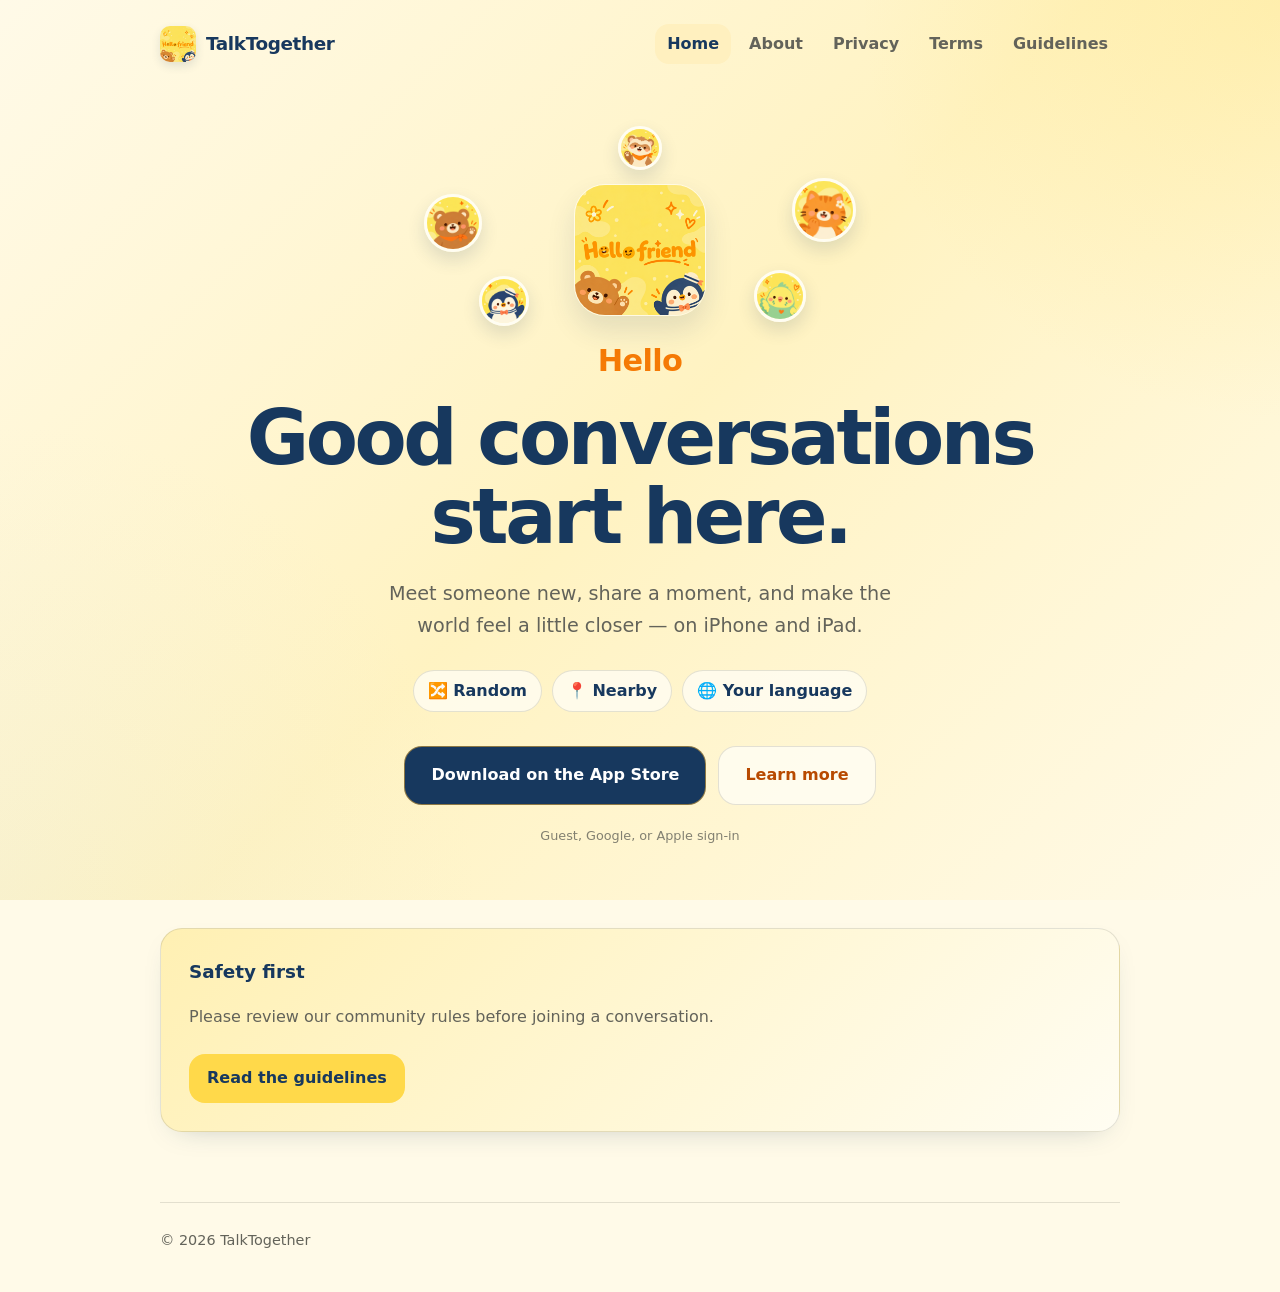
<file: index.html>
<!doctype html>
<html lang="en">
<head>
  <meta charset="utf-8">
  <meta name="viewport" content="width=device-width,initial-scale=1">
  <meta name="description" content="Meet people, join live rooms, and talk together with TalkTogether for iPhone and iPad.">
  <meta name="theme-color" content="#fffae8">
  <title>TalkTogether</title>
  <link rel="icon" href="assets/favicon.png">
  <link rel="apple-touch-icon" href="assets/BrandLogo.png">
  <link rel="stylesheet" href="styles.css">
</head>
<body>
  <header>
    <a class="brand" aria-current="page" href="./"><img src="assets/BrandLogo.png" alt="" width="36" height="36">TalkTogether</a>
    <nav aria-label="Site navigation">
      <a aria-current="page" href="./">Home</a>
      <a href="about/">About</a>
      <a href="privacy/">Privacy</a>
      <a href="terms/">Terms</a>
      <a href="guidelines/">Guidelines</a>
    </nav>
  </header>
  <main>
    <section class="hero welcome">
      <div class="hero-stage">
        <img class="buddy b1" src="assets/AvatarTeddy.png" alt="" aria-hidden="true">
        <img class="buddy b2" src="assets/AvatarCat.png" alt="" aria-hidden="true">
        <img class="buddy b3" src="assets/AvatarPenguin.png" alt="" aria-hidden="true">
        <img class="buddy b4" src="assets/AvatarParakeet.png" alt="" aria-hidden="true">
        <img class="buddy b5" src="assets/AvatarFerret.png" alt="" aria-hidden="true">
        <img class="hero-logo" src="assets/BrandLogo.png" alt="Hello friend — TalkTogether logo" width="132" height="132">
      </div>
      <p class="hello" aria-label="Hello"><span class="hello-word">Hello</span></p>
      <h1 class="reveal"><span>Good</span> <span>conversations</span><br><span>start</span> <span>here.</span></h1>
      <p class="lede reveal-late">Meet someone new, share a moment, and make the world feel a little closer — on iPhone and iPad.</p>
      <div class="chips reveal-late"><span>🔀 Random</span><span>📍 Nearby</span><span>🌐 Your language</span></div>
      <div class="cta reveal-late">
        <a class="button button-dark" href="#"> Download on the App Store</a>
        <a class="button button-soft" href="about/">Learn more</a>
      </div>
      <p class="fineprint">Guest, Google, or Apple sign-in</p>
    </section>
    <section class="notice">
      <h2>Safety first</h2>
      <p>Please review our community rules before joining a conversation.</p>
      <a class="button" href="guidelines/">Read the guidelines</a>
    </section>
  </main>
  <footer>© 2026 TalkTogether</footer>
  <script>
    (() => {
      const word = document.querySelector('.hello-word');
      if (!word || matchMedia('(prefers-reduced-motion: reduce)').matches) return;
      const hellos = [
        ['Hello','en'],['Xin chào','vi'],['Hola','es'],['Bonjour','fr'],['こんにちは','ja'],
        ['안녕하세요','ko'],['你好','zh'],['Ciao','it'],['Olá','pt'],['Hallo','de'],
        ['नमस्ते','hi'],['Merhaba','tr'],['Привет','ru'],['Hej','sv'],['مرحبا','ar']
      ];
      let i = 0;
      setInterval(() => {
        word.classList.add('out');
        setTimeout(() => {
          i = (i + 1) % hellos.length;
          word.textContent = hellos[i][0];
          word.lang = hellos[i][1];
          word.classList.remove('out');
          word.classList.add('in');
          void word.offsetWidth; // commit the off-screen start position
          word.classList.remove('in');
        }, 420);
      }, 2200);
    })();
  </script>
</body>
</html>
</file>
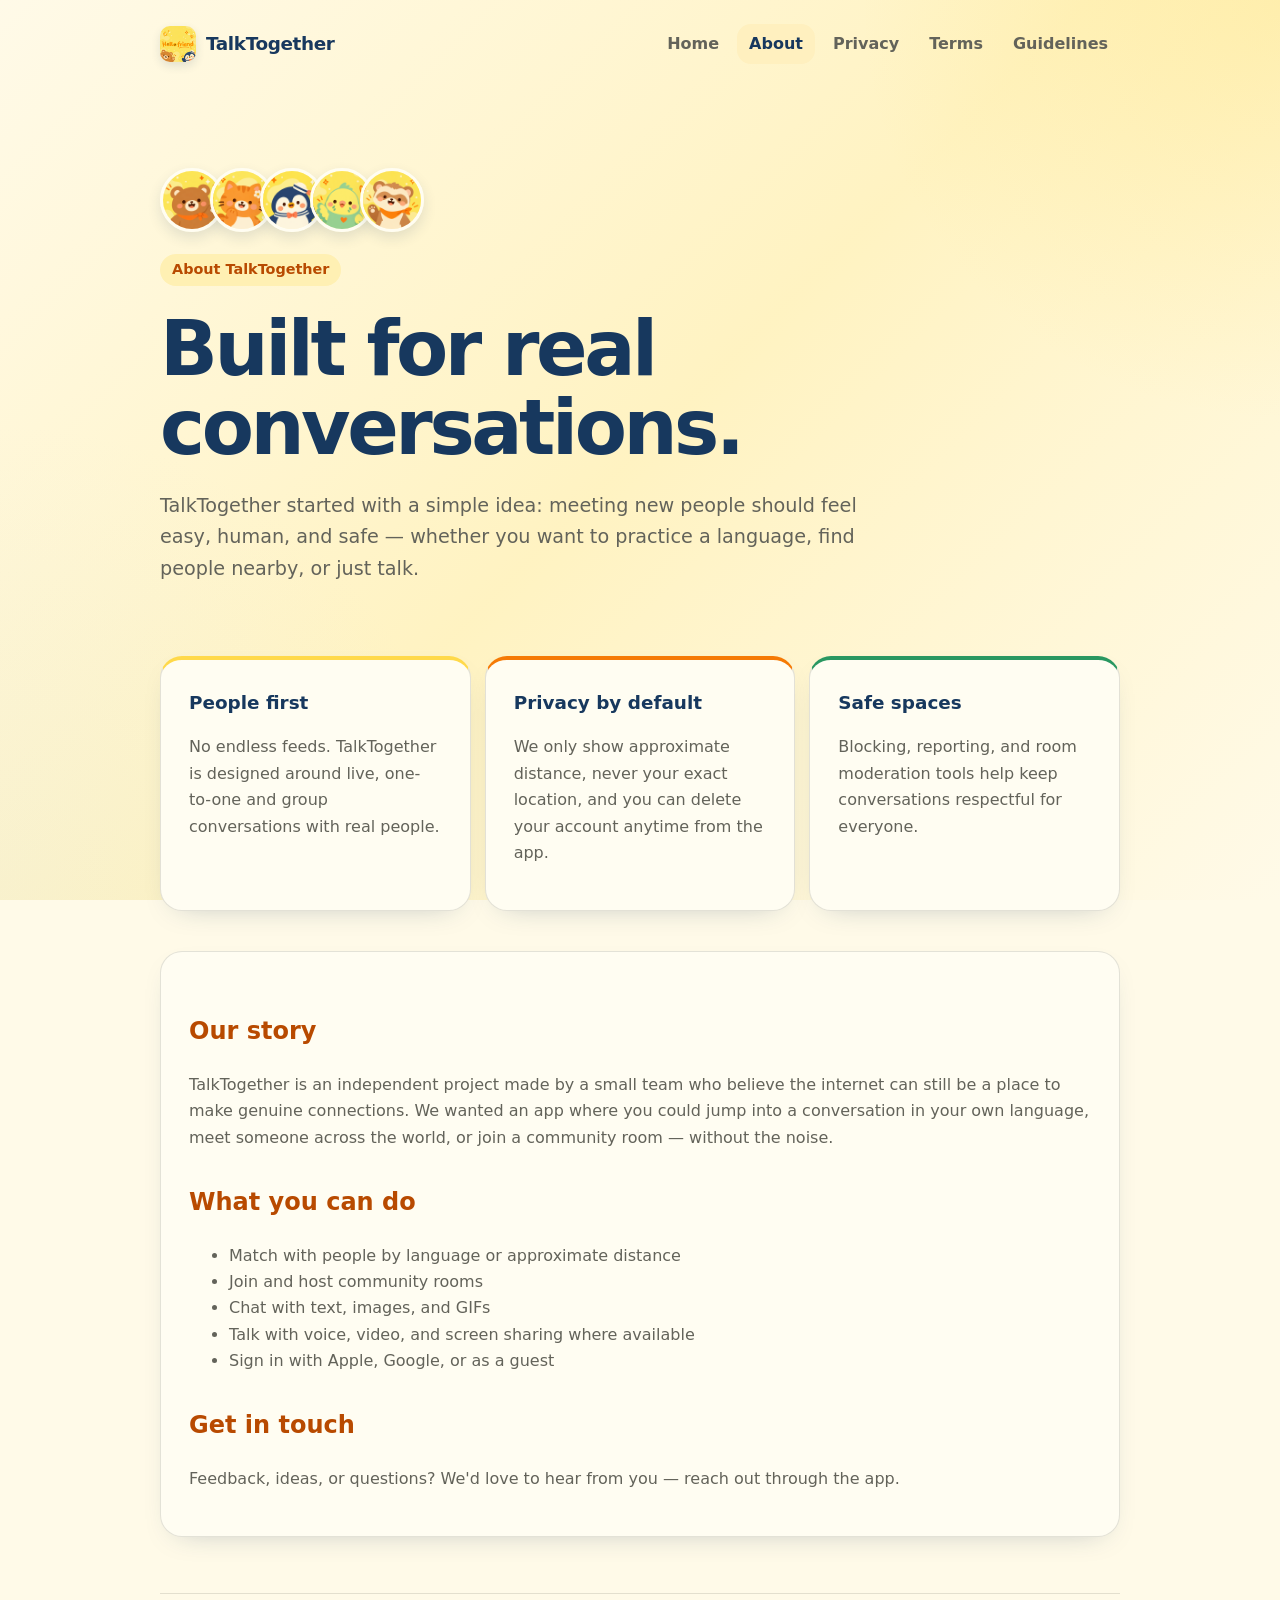
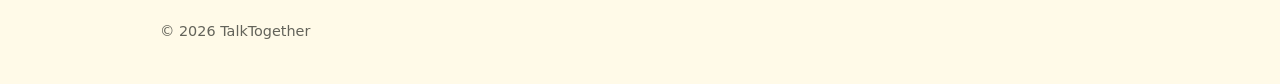
<file: about/index.html>
<!doctype html>
<html lang="en">
<head>
  <meta charset="utf-8">
  <meta name="viewport" content="width=device-width,initial-scale=1">
  <meta name="description" content="About TalkTogether: why we built it and what we care about.">
  <meta name="theme-color" content="#fffae8">
  <title>About · TalkTogether</title>
  <link rel="icon" href="../assets/favicon.png">
  <link rel="apple-touch-icon" href="../assets/BrandLogo.png">
  <link rel="stylesheet" href="../styles.css">
</head>
<body>
  <header>
    <a class="brand" href="../"><img src="../assets/BrandLogo.png" alt="" width="36" height="36">TalkTogether</a>
    <nav aria-label="Site navigation">
      <a href="../">Home</a><a aria-current="page" href="./">About</a><a href="../privacy/">Privacy</a><a href="../terms/">Terms</a><a href="../guidelines/">Guidelines</a>
    </nav>
  </header>
  <main>
    <section class="hero">
      <div class="avatars" aria-hidden="true">
        <img src="../assets/AvatarTeddy.png" alt=""><img src="../assets/AvatarCat.png" alt=""><img src="../assets/AvatarPenguin.png" alt=""><img src="../assets/AvatarParakeet.png" alt=""><img src="../assets/AvatarFerret.png" alt="">
      </div>
      <span class="eyebrow">About TalkTogether</span>
      <h1>Built for real conversations.</h1>
      <p class="lede">TalkTogether started with a simple idea: meeting new people should feel easy, human, and safe — whether you want to practice a language, find people nearby, or just talk.</p>
    </section>
    <section class="card-grid" aria-label="What we value">
      <article><h2>People first</h2><p>No endless feeds. TalkTogether is designed around live, one-to-one and group conversations with real people.</p></article>
      <article><h2>Privacy by default</h2><p>We only show approximate distance, never your exact location, and you can delete your account anytime from the app.</p></article>
      <article><h2>Safe spaces</h2><p>Blocking, reporting, and room moderation tools help keep conversations respectful for everyone.</p></article>
    </section>
    <article class="legal">
      <h2>Our story</h2>
      <p>TalkTogether is an independent project made by a small team who believe the internet can still be a place to make genuine connections. We wanted an app where you could jump into a conversation in your own language, meet someone across the world, or join a community room — without the noise.</p>
      <h2>What you can do</h2>
      <ul>
        <li>Match with people by language or approximate distance</li>
        <li>Join and host community rooms</li>
        <li>Chat with text, images, and GIFs</li>
        <li>Talk with voice, video, and screen sharing where available</li>
        <li>Sign in with Apple, Google, or as a guest</li>
      </ul>
      <h2>Get in touch</h2>
      <p>Feedback, ideas, or questions? We'd love to hear from you — reach out through the app.</p>
    </article>
  </main>
  <footer>© 2026 TalkTogether</footer>
</body>
</html>
</file>
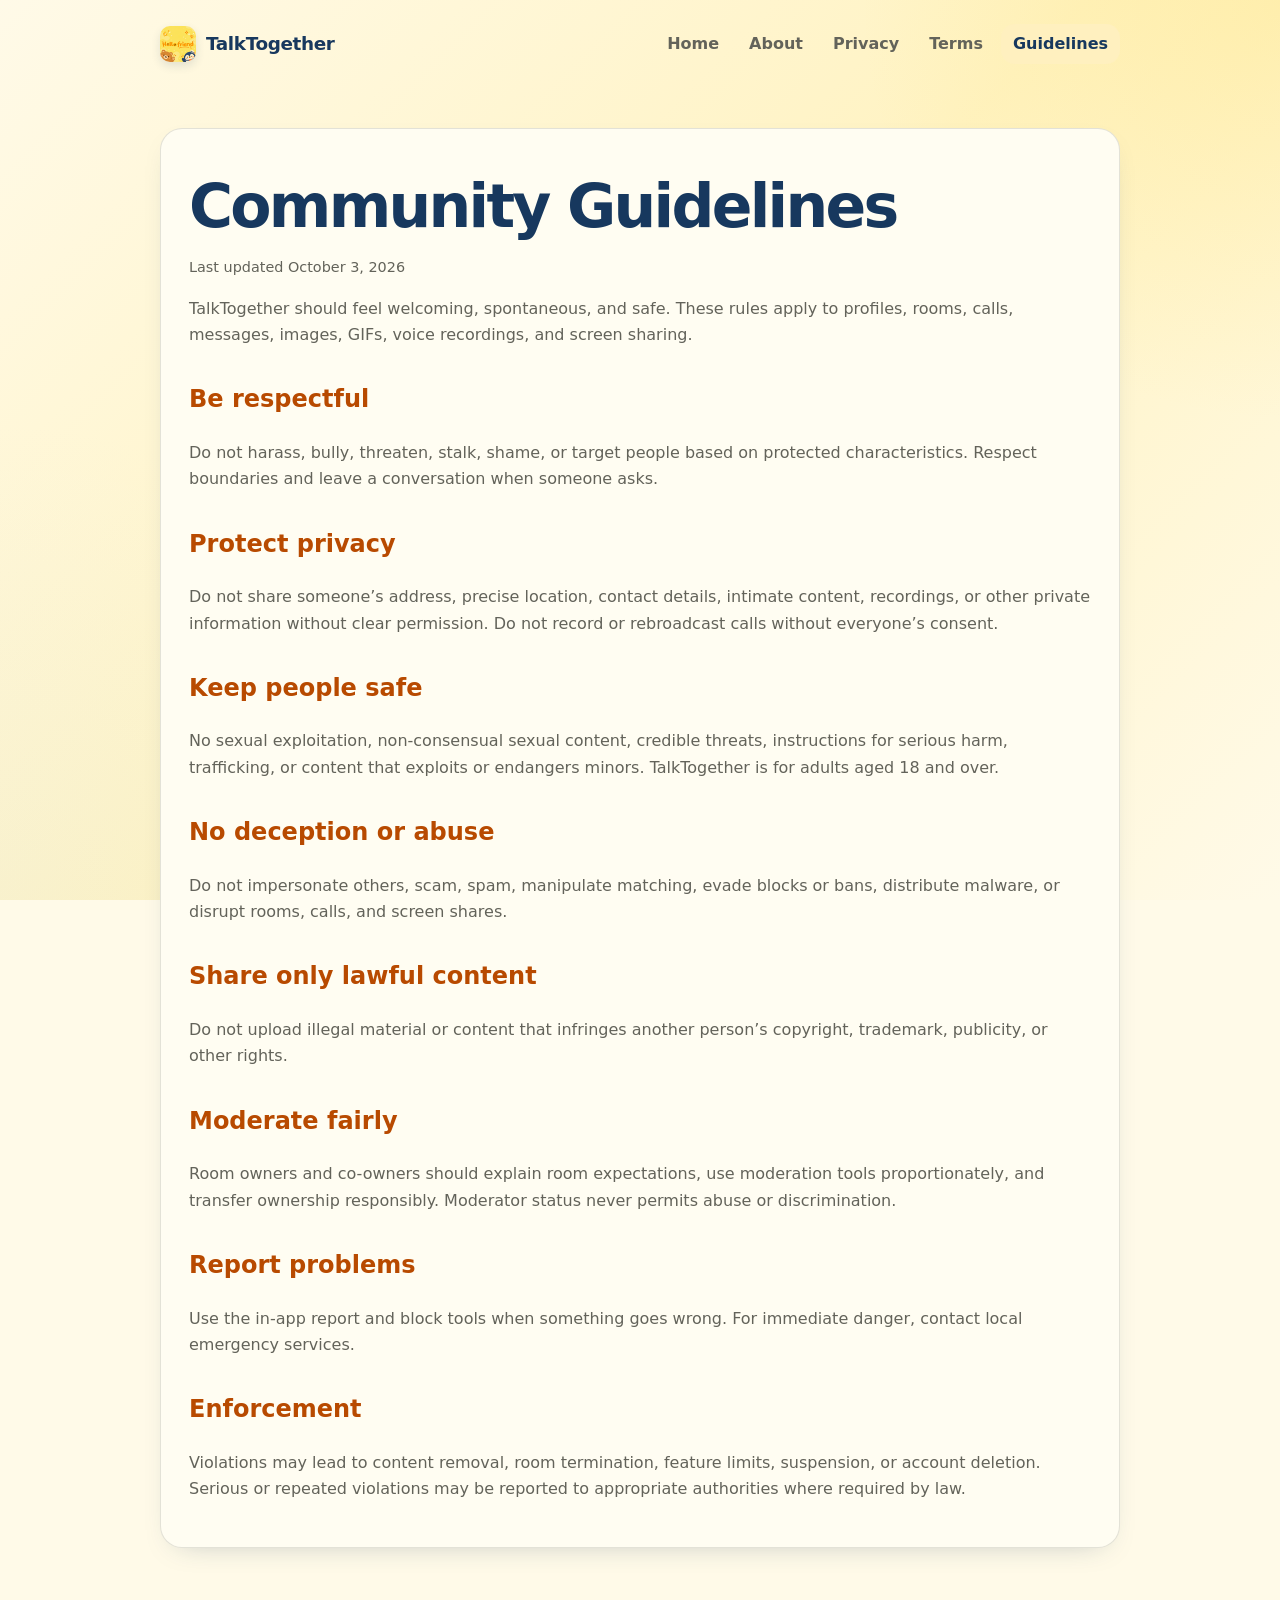
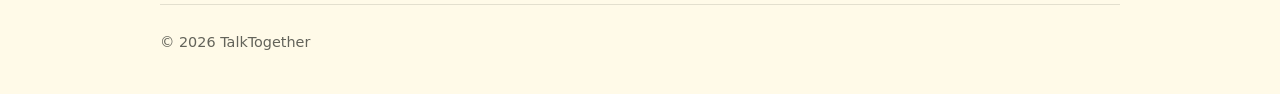
<file: guidelines/index.html>
<!doctype html>
<html lang="en">
<head>
  <meta charset="utf-8">
  <meta name="viewport" content="width=device-width,initial-scale=1">
  <meta name="description" content="The safety and conduct rules for TalkTogether.">
  <meta name="theme-color" content="#fffae8">
  <title>Community Guidelines · TalkTogether</title>
  <link rel="icon" href="../assets/favicon.png">
  <link rel="apple-touch-icon" href="../assets/BrandLogo.png">
  <link rel="stylesheet" href="../styles.css">
</head>
<body>
  <header>
    <a class="brand" href="../"><img src="../assets/BrandLogo.png" alt="" width="36" height="36">TalkTogether</a>
    <nav aria-label="Site navigation">
      <a href="../">Home</a><a href="../about/">About</a><a href="../privacy/">Privacy</a><a href="../terms/">Terms</a><a aria-current="page" href="./">Guidelines</a>
    </nav>
  </header>
  <main>
    <article class="legal">
      <h1>Community Guidelines</h1><p class="updated">Last updated October 3, 2026</p>
      <p>TalkTogether should feel welcoming, spontaneous, and safe. These rules apply to profiles, rooms, calls, messages, images, GIFs, voice recordings, and screen sharing.</p>
      <h2>Be respectful</h2><p>Do not harass, bully, threaten, stalk, shame, or target people based on protected characteristics. Respect boundaries and leave a conversation when someone asks.</p>
      <h2>Protect privacy</h2><p>Do not share someone’s address, precise location, contact details, intimate content, recordings, or other private information without clear permission. Do not record or rebroadcast calls without everyone’s consent.</p>
      <h2>Keep people safe</h2><p>No sexual exploitation, non-consensual sexual content, credible threats, instructions for serious harm, trafficking, or content that exploits or endangers minors. TalkTogether is for adults aged 18 and over.</p>
      <h2>No deception or abuse</h2><p>Do not impersonate others, scam, spam, manipulate matching, evade blocks or bans, distribute malware, or disrupt rooms, calls, and screen shares.</p>
      <h2>Share only lawful content</h2><p>Do not upload illegal material or content that infringes another person’s copyright, trademark, publicity, or other rights.</p>
      <h2>Moderate fairly</h2><p>Room owners and co-owners should explain room expectations, use moderation tools proportionately, and transfer ownership responsibly. Moderator status never permits abuse or discrimination.</p>
      <h2>Report problems</h2><p>Use the in-app report and block tools when something goes wrong. For immediate danger, contact local emergency services.</p>
      <h2>Enforcement</h2><p>Violations may lead to content removal, room termination, feature limits, suspension, or account deletion. Serious or repeated violations may be reported to appropriate authorities where required by law.</p>
    </article>
  </main>
  <footer>© 2026 TalkTogether</footer>
</body>
</html>
</file>
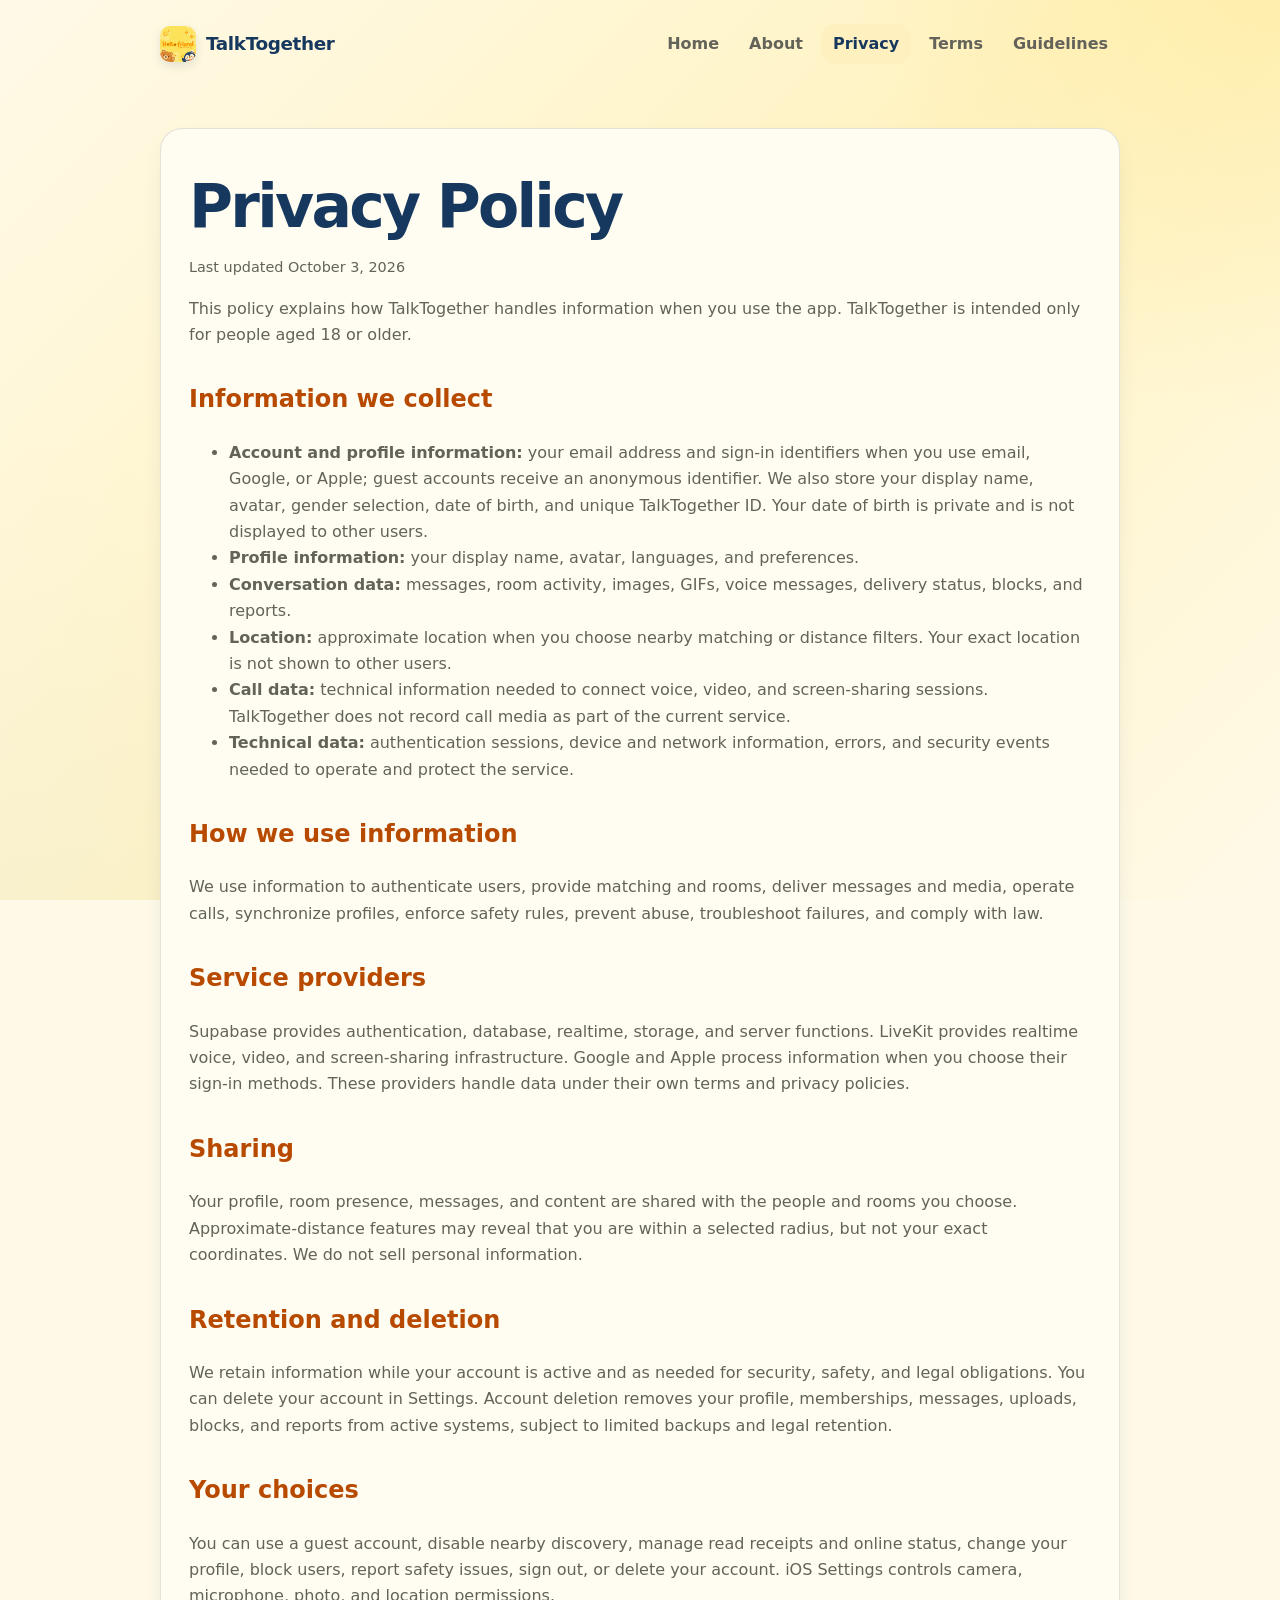
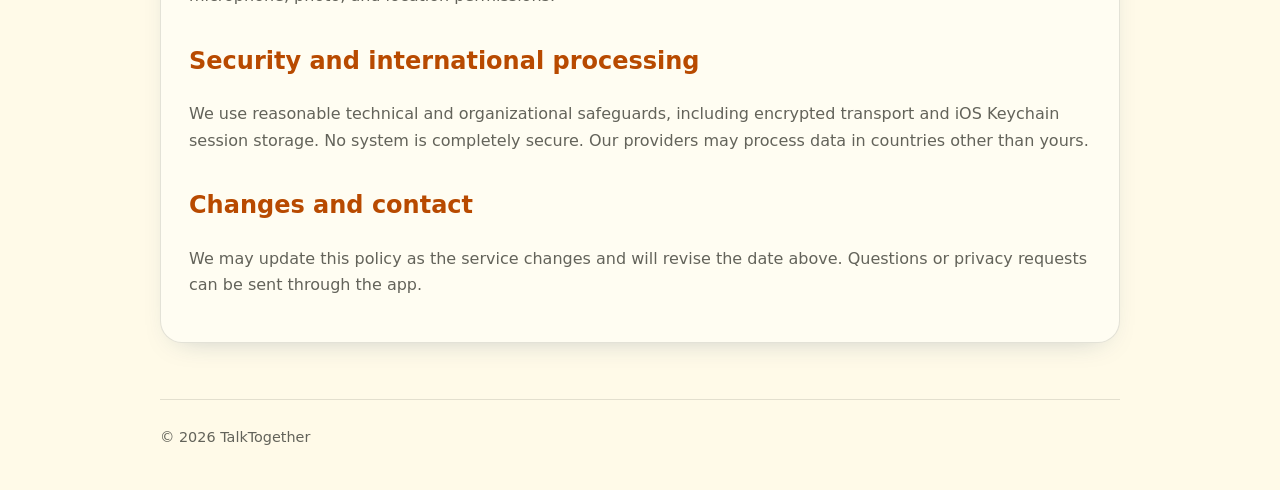
<file: privacy/index.html>
<!doctype html>
<html lang="en">
<head>
  <meta charset="utf-8">
  <meta name="viewport" content="width=device-width,initial-scale=1">
  <meta name="description" content="How TalkTogether collects, uses, and protects personal information.">
  <meta name="theme-color" content="#fffae8">
  <title>Privacy Policy · TalkTogether</title>
  <link rel="icon" href="../assets/favicon.png">
  <link rel="apple-touch-icon" href="../assets/BrandLogo.png">
  <link rel="stylesheet" href="../styles.css">
</head>
<body>
  <header>
    <a class="brand" href="../"><img src="../assets/BrandLogo.png" alt="" width="36" height="36">TalkTogether</a>
    <nav aria-label="Site navigation">
      <a href="../">Home</a><a href="../about/">About</a><a aria-current="page" href="./">Privacy</a><a href="../terms/">Terms</a><a href="../guidelines/">Guidelines</a>
    </nav>
  </header>
  <main>
    <article class="legal">
      <h1>Privacy Policy</h1><p class="updated">Last updated October 3, 2026</p>
      <p>This policy explains how TalkTogether handles information when you use the app. TalkTogether is intended only for people aged 18 or older.</p>
      <h2>Information we collect</h2>
      <ul>
        <li><strong>Account and profile information:</strong> your email address and sign-in identifiers when you use email, Google, or Apple; guest accounts receive an anonymous identifier. We also store your display name, avatar, gender selection, date of birth, and unique TalkTogether ID. Your date of birth is private and is not displayed to other users.</li>
        <li><strong>Profile information:</strong> your display name, avatar, languages, and preferences.</li>
        <li><strong>Conversation data:</strong> messages, room activity, images, GIFs, voice messages, delivery status, blocks, and reports.</li>
        <li><strong>Location:</strong> approximate location when you choose nearby matching or distance filters. Your exact location is not shown to other users.</li>
        <li><strong>Call data:</strong> technical information needed to connect voice, video, and screen-sharing sessions. TalkTogether does not record call media as part of the current service.</li>
        <li><strong>Technical data:</strong> authentication sessions, device and network information, errors, and security events needed to operate and protect the service.</li>
      </ul>
      <h2>How we use information</h2><p>We use information to authenticate users, provide matching and rooms, deliver messages and media, operate calls, synchronize profiles, enforce safety rules, prevent abuse, troubleshoot failures, and comply with law.</p>
      <h2>Service providers</h2><p>Supabase provides authentication, database, realtime, storage, and server functions. LiveKit provides realtime voice, video, and screen-sharing infrastructure. Google and Apple process information when you choose their sign-in methods. These providers handle data under their own terms and privacy policies.</p>
      <h2>Sharing</h2><p>Your profile, room presence, messages, and content are shared with the people and rooms you choose. Approximate-distance features may reveal that you are within a selected radius, but not your exact coordinates. We do not sell personal information.</p>
      <h2>Retention and deletion</h2><p>We retain information while your account is active and as needed for security, safety, and legal obligations. You can delete your account in Settings. Account deletion removes your profile, memberships, messages, uploads, blocks, and reports from active systems, subject to limited backups and legal retention.</p>
      <h2>Your choices</h2><p>You can use a guest account, disable nearby discovery, manage read receipts and online status, change your profile, block users, report safety issues, sign out, or delete your account. iOS Settings controls camera, microphone, photo, and location permissions.</p>
      <h2>Security and international processing</h2><p>We use reasonable technical and organizational safeguards, including encrypted transport and iOS Keychain session storage. No system is completely secure. Our providers may process data in countries other than yours.</p>
      <h2>Changes and contact</h2><p>We may update this policy as the service changes and will revise the date above. Questions or privacy requests can be sent through the app.</p>
    </article>
  </main>
  <footer>© 2026 TalkTogether</footer>
</body>
</html>
</file>
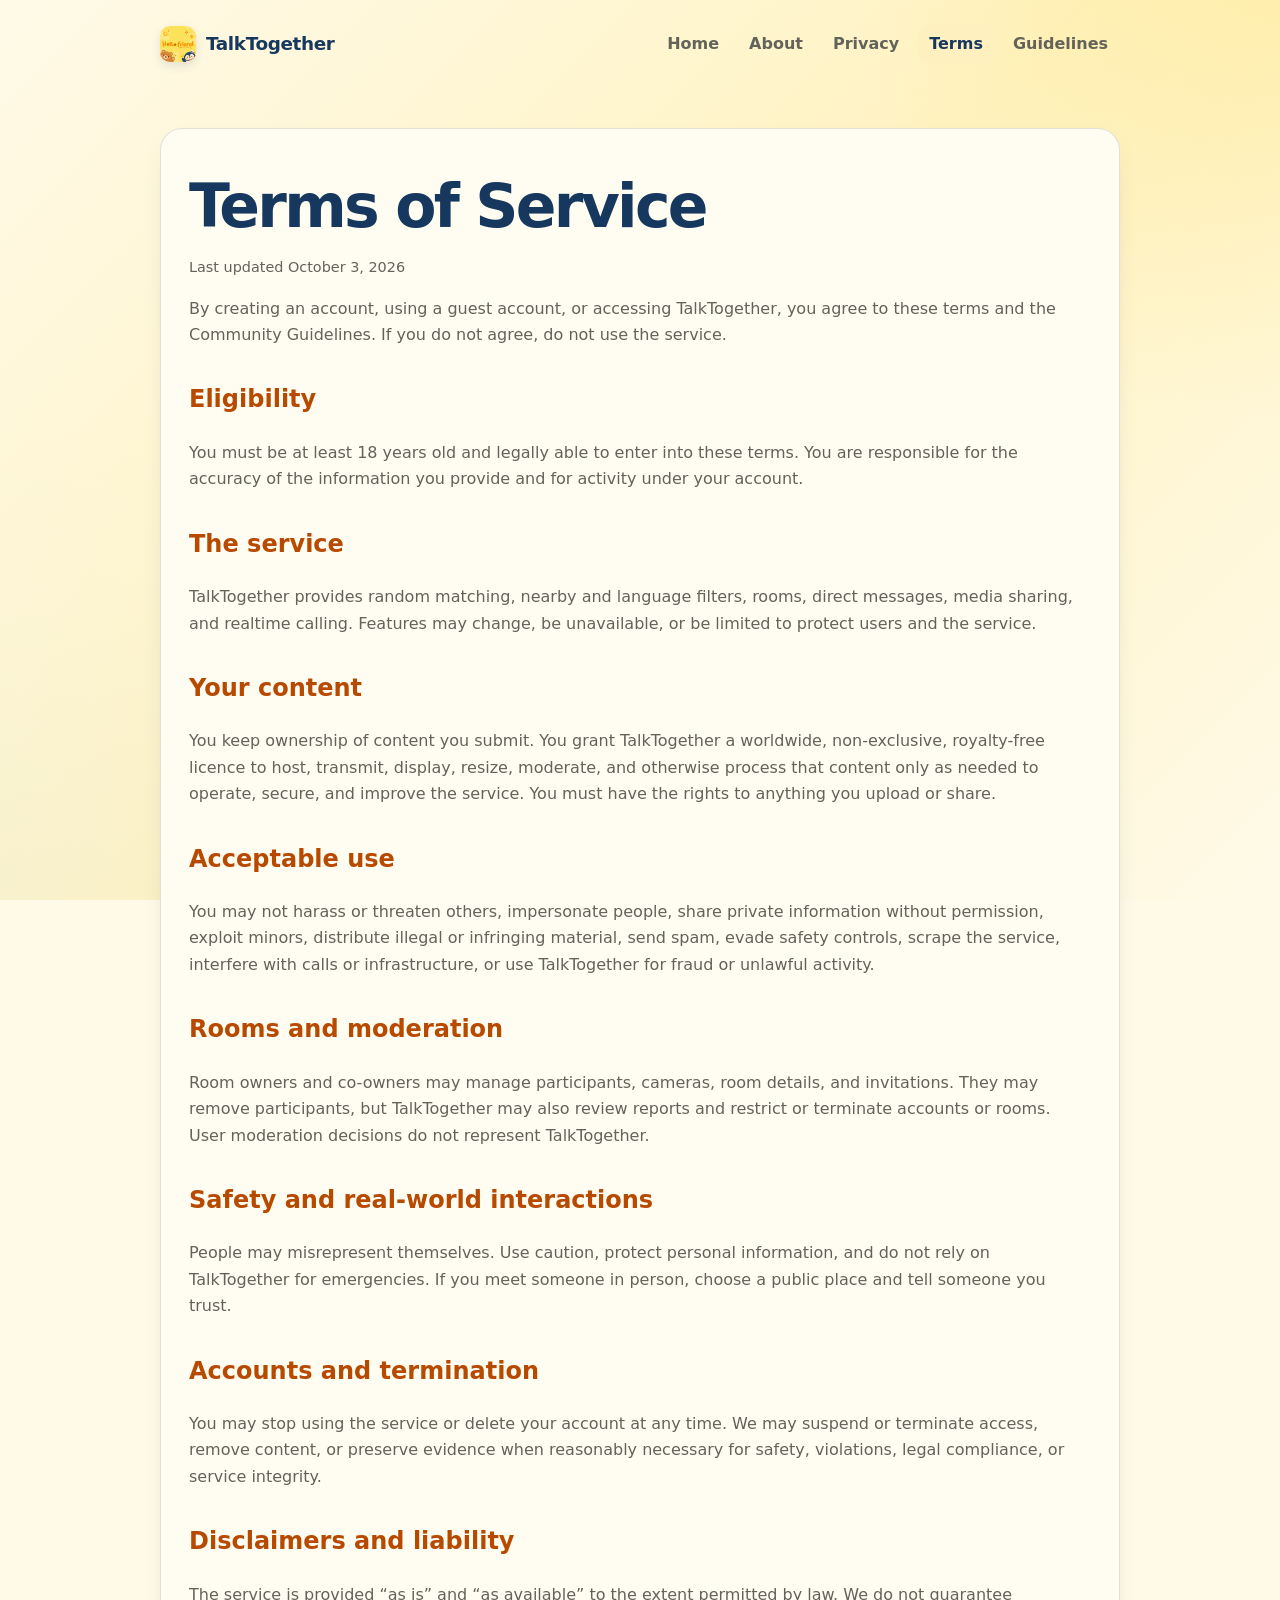
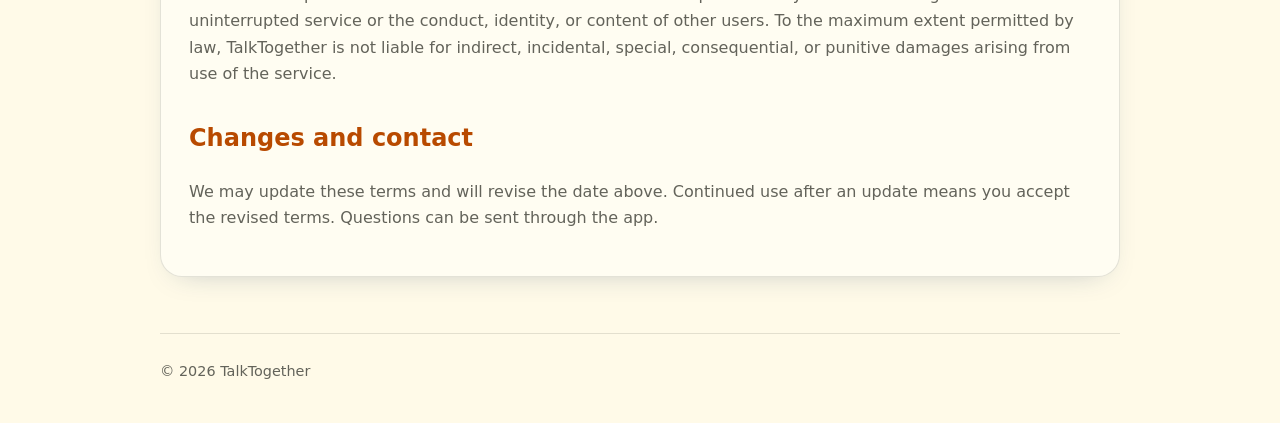
<file: terms/index.html>
<!doctype html>
<html lang="en">
<head>
  <meta charset="utf-8">
  <meta name="viewport" content="width=device-width,initial-scale=1">
  <meta name="description" content="Terms governing use of TalkTogether.">
  <meta name="theme-color" content="#fffae8">
  <title>Terms of Service · TalkTogether</title>
  <link rel="icon" href="../assets/favicon.png">
  <link rel="apple-touch-icon" href="../assets/BrandLogo.png">
  <link rel="stylesheet" href="../styles.css">
</head>
<body>
  <header>
    <a class="brand" href="../"><img src="../assets/BrandLogo.png" alt="" width="36" height="36">TalkTogether</a>
    <nav aria-label="Site navigation">
      <a href="../">Home</a><a href="../about/">About</a><a href="../privacy/">Privacy</a><a aria-current="page" href="./">Terms</a><a href="../guidelines/">Guidelines</a>
    </nav>
  </header>
  <main>
    <article class="legal">
      <h1>Terms of Service</h1><p class="updated">Last updated October 3, 2026</p>
      <p>By creating an account, using a guest account, or accessing TalkTogether, you agree to these terms and the Community Guidelines. If you do not agree, do not use the service.</p>
      <h2>Eligibility</h2><p>You must be at least 18 years old and legally able to enter into these terms. You are responsible for the accuracy of the information you provide and for activity under your account.</p>
      <h2>The service</h2><p>TalkTogether provides random matching, nearby and language filters, rooms, direct messages, media sharing, and realtime calling. Features may change, be unavailable, or be limited to protect users and the service.</p>
      <h2>Your content</h2><p>You keep ownership of content you submit. You grant TalkTogether a worldwide, non-exclusive, royalty-free licence to host, transmit, display, resize, moderate, and otherwise process that content only as needed to operate, secure, and improve the service. You must have the rights to anything you upload or share.</p>
      <h2>Acceptable use</h2><p>You may not harass or threaten others, impersonate people, share private information without permission, exploit minors, distribute illegal or infringing material, send spam, evade safety controls, scrape the service, interfere with calls or infrastructure, or use TalkTogether for fraud or unlawful activity.</p>
      <h2>Rooms and moderation</h2><p>Room owners and co-owners may manage participants, cameras, room details, and invitations. They may remove participants, but TalkTogether may also review reports and restrict or terminate accounts or rooms. User moderation decisions do not represent TalkTogether.</p>
      <h2>Safety and real-world interactions</h2><p>People may misrepresent themselves. Use caution, protect personal information, and do not rely on TalkTogether for emergencies. If you meet someone in person, choose a public place and tell someone you trust.</p>
      <h2>Accounts and termination</h2><p>You may stop using the service or delete your account at any time. We may suspend or terminate access, remove content, or preserve evidence when reasonably necessary for safety, violations, legal compliance, or service integrity.</p>
      <h2>Disclaimers and liability</h2><p>The service is provided “as is” and “as available” to the extent permitted by law. We do not guarantee uninterrupted service or the conduct, identity, or content of other users. To the maximum extent permitted by law, TalkTogether is not liable for indirect, incidental, special, consequential, or punitive damages arising from use of the service.</p>
      <h2>Changes and contact</h2><p>We may update these terms and will revise the date above. Continued use after an update means you accept the revised terms. Questions can be sent through the app.</p>
    </article>
  </main>
  <footer>© 2026 TalkTogether</footer>
</body>
</html>
</file>
<file: styles.css>
/* Mirrors TalkTogether/App/AppTheme.swift:
   "Hello Friend" light palette (the site always uses light mode). */
:root {
  color-scheme: light;
  --bg: #fffae8;            /* cream */
  --surface: #fffdf2;       /* surface */
  --surface-muted: #fff0bf; /* surfaceMuted */
  --peach: #fff0b3;
  --ink: #17385e;
  --muted: #63635a;         /* mutedInk */
  --accent: #ffd94a;        /* sunnyYellow */
  --accent-2: #f57a05;      /* warmOrange */
  --accent-strong: #b84a00; /* coralDark */
  --coral: #ffb52b;
  --mint: #b8e0b8;
  --rose: #f29a7a;
  --green: #299761;         /* speakingGreen */
  --electric: #c7dbed;
  --navy: #17385e;
  --line: rgba(99, 99, 90, .18);
  --on-accent: #17385e;
}


* { box-sizing: border-box; }

html { background: var(--bg); }

body {
  margin: 0;
  min-height: 100vh;
  background:
    radial-gradient(circle at 100% 0%, color-mix(in srgb, var(--accent) 22%, transparent) 0, transparent 420px),
    radial-gradient(circle at 0% 100%, color-mix(in srgb, var(--electric) 12%, transparent) 0, transparent 480px),
    linear-gradient(135deg, var(--bg), color-mix(in srgb, var(--peach) 72%, var(--bg)), var(--bg));
  background-attachment: fixed;
  color: var(--ink);
  font: 16px/1.65 ui-rounded, "SF Pro Rounded", -apple-system, BlinkMacSystemFont, "Nunito", system-ui, sans-serif;
}

a { color: var(--accent-strong); }

header,
main,
footer {
  width: min(960px, calc(100% - 32px));
  margin: auto;
}

header {
  display: flex;
  align-items: center;
  justify-content: space-between;
  padding: 24px 0;
}

.brand {
  color: var(--ink);
  font-weight: 850;
  font-size: 1.15rem;
  letter-spacing: -.02em;
  text-decoration: none;
}

.brand { display: inline-flex; align-items: center; gap: 10px; }
.brand img { border-radius: 10px; box-shadow: 0 4px 10px rgba(23, 56, 94, .12); }

nav {
  display: flex;
  flex-wrap: wrap;
  gap: 6px;
}

nav a {
  border-radius: 14px;
  color: var(--muted);
  font-weight: 650;
  padding: 7px 12px;
  text-decoration: none;
}

nav a[aria-current="page"],
nav a:hover {
  background: var(--surface-muted);
  color: var(--ink);
}

.hero { padding: 80px 0 52px; }

.eyebrow {
  background: var(--peach);
  border-radius: 999px;
  color: var(--accent-strong);
  display: inline-block;
  font-size: .9rem;
  font-weight: 750;
  padding: 4px 12px;
}

.hero h1,
.legal h1 {
  font-size: clamp(2.4rem, 8vw, 4.75rem);
  font-weight: 850;
  letter-spacing: -.045em;
  line-height: 1.04;
  margin: .3em 0;
}

.lede {
  color: var(--muted);
  font-size: 1.2rem;
  max-width: 700px;
}

.chips {
  display: flex;
  flex-wrap: wrap;
  gap: 10px;
  margin-top: 24px;
}

.chips span {
  background: color-mix(in srgb, var(--surface) 82%, transparent);
  border: 1px solid var(--line);
  border-radius: 999px;
  color: var(--ink);
  font-weight: 650;
  padding: 7px 14px;
}

.card-grid {
  display: grid;
  gap: 14px;
  grid-template-columns: repeat(3, 1fr);
}

.card-grid article,
.notice,
.legal {
  background: var(--surface);
  border: 1px solid var(--line);
  border-radius: 22px;
  box-shadow: 0 10px 30px -18px rgba(23, 56, 94, .35);
  padding: 28px;
}

.card-grid article { border-top: 4px solid var(--accent); }
.card-grid article:nth-child(2) { border-top-color: var(--accent-2); }
.card-grid article:nth-child(3) { border-top-color: var(--green); }

.card-grid h2,
.notice h2 { font-size: 1.15rem; margin-top: 0; }

.card-grid p,
.notice p,
.legal p,
.legal li { color: var(--muted); }

.notice {
  background: linear-gradient(135deg, var(--peach), var(--surface));
  margin: 18px 0 70px;
}

.button {
  background: var(--accent);
  border-radius: 16px;
  color: var(--on-accent);
  display: inline-block;
  font-weight: 800;
  margin-top: 8px;
  padding: 11px 18px;
  text-decoration: none;
  transition: transform .15s ease;
}

.button:hover { transform: translateY(-1px); }

.legal { margin: 40px 0 56px; }
.legal h1 { font-size: clamp(2.25rem, 6vw, 3.75rem); }
.legal h2 { color: var(--accent-strong); margin-top: 2rem; }
.updated { font-size: .9rem; }

footer {
  border-top: 1px solid var(--line);
  color: var(--muted);
  font-size: .9rem;
  padding: 26px 0 40px;
}

/* Welcome hero — mirrors WelcomeView */
.welcome { text-align: center; padding-top: 96px; }
.welcome .lede { margin: 18px auto 0; max-width: 520px; }
.welcome .chips { justify-content: center; margin-top: 28px; }
.hero-logo {
  border: 1px solid color-mix(in srgb, var(--surface) 65%, transparent);
  border-radius: 31px;
  box-shadow: 0 14px 28px rgba(23, 56, 94, .12);
  display: block;
  margin: 0 auto 28px;
}
.cta { display: flex; flex-wrap: wrap; gap: 12px; justify-content: center; margin-top: 34px; }
.cta .button { border: 1px solid var(--line); border-radius: 18px; padding: 15px 26px; margin: 0; }
.button-dark { background: var(--navy); border-color: color-mix(in srgb, var(--coral) 50%, transparent) !important; color: #fff; }
.button-soft { background: color-mix(in srgb, var(--surface) 85%, transparent); color: var(--accent-strong); }
.fineprint { color: var(--muted); font-size: .8rem; opacity: .8; margin-top: 20px; }

.avatars { display: flex; margin-bottom: 22px; }
.avatars img {
  border: 3px solid var(--surface);
  border-radius: 50%;
  box-shadow: 0 6px 14px rgba(23, 56, 94, .12);
  height: 64px;
  margin-right: -14px;
  width: 64px;
}

/* ---------- Motion ---------- */
:root { --ease: cubic-bezier(.22, 1, .36, 1); /* Apple-like ease-out */ }

.hero-stage { position: relative; width: 132px; margin: 0 auto 8px; }
.hero-stage .hero-logo { position: relative; z-index: 1; margin-bottom: 20px;
  animation: pop-in .9s var(--ease) both, float 6s ease-in-out 1s infinite; }

.buddy {
  position: absolute;
  width: 58px; height: 58px;
  border: 3px solid var(--surface);
  border-radius: 50%;
  box-shadow: 0 8px 18px rgba(23, 56, 94, .14);
  opacity: 0;
  animation: pop-in .8s var(--ease) forwards, bob 4.5s ease-in-out infinite;
  transition: transform .4s var(--ease);
}
.buddy:hover { transform: scale(1.15) rotate(-8deg); }
.b1 { left: -150px; top: 10px;  animation-delay: .5s, 1.3s; }
.b2 { right: -150px; top: -6px; animation-delay: .65s, 1.9s; width: 64px; height: 64px; }
.b3 { left: -95px;  top: 92px;  animation-delay: .8s, 1.6s; width: 50px; height: 50px; }
.b4 { right: -100px; top: 86px; animation-delay: .95s, 2.3s; width: 52px; height: 52px; }
.b5 { left: 50%; top: -58px; margin-left: -22px; width: 44px; height: 44px; animation-delay: 1.1s, 2.6s; }

.hello { height: 2.4rem; margin: 0; overflow: hidden; overflow: clip; overflow-clip-margin: 12px; }
.hello-word {
  color: var(--accent-2);
  display: inline-block;
  font-size: 1.9rem;
  font-weight: 800;
  letter-spacing: -.02em;
  animation: hello-enter 1s var(--ease) .3s backwards;
  transition: opacity .5s var(--ease), transform .6s var(--ease), filter .5s var(--ease);
}
/* Fly in from the right, fly out to the left */
.hello-word.out { opacity: 0; transform: translateX(-160px) scale(.9); filter: blur(8px); }
.hello-word.in  { opacity: 0; transform: translateX(160px) scale(.9);  filter: blur(8px); transition: none; }

.reveal span {
  display: inline-block;
  animation: rise 1s var(--ease) both;
}
.reveal span:nth-child(1) { animation-delay: .9s; }
.reveal span:nth-child(2) { animation-delay: 1s; }
.reveal span:nth-child(4) { animation-delay: 1.1s; }
.reveal span:nth-child(5) { animation-delay: 1.2s; }
.reveal-late { animation: rise .9s var(--ease) 1.45s both; }
.chips.reveal-late { animation-delay: 1.6s; }
.cta.reveal-late { animation-delay: 1.75s; }

.avatars img { animation: pop-in .7s var(--ease) both, bob 4.5s ease-in-out infinite; transition: transform .4s var(--ease); }
.avatars img:nth-child(1) { animation-delay: .05s, .8s; }
.avatars img:nth-child(2) { animation-delay: .15s, 1.3s; }
.avatars img:nth-child(3) { animation-delay: .25s, 1s; }
.avatars img:nth-child(4) { animation-delay: .35s, 1.6s; }
.avatars img:nth-child(5) { animation-delay: .45s, 1.15s; }
.avatars img:hover { transform: translateY(-6px) rotate(-6deg) scale(1.08); z-index: 1; position: relative; }

@keyframes pop-in { from { opacity: 0; transform: scale(.6) translateY(16px); filter: blur(4px); } to { opacity: 1; transform: none; filter: none; } }
@keyframes rise { from { opacity: 0; transform: translateY(22px); filter: blur(8px); } to { opacity: 1; transform: none; filter: none; } }
@keyframes hello-enter { from { opacity: 0; transform: translateX(160px) scale(.9); filter: blur(8px); } to { opacity: 1; transform: none; filter: none; } }
@keyframes bob { 0%, 100% { translate: 0 0; rotate: 0deg; } 50% { translate: 0 -10px; rotate: 3deg; } }
@keyframes float { 0%, 100% { translate: 0 0; } 50% { translate: 0 -6px; } }

@media (prefers-reduced-motion: reduce) {
  *, *::before, *::after { animation: none !important; transition: none !important; }
  .buddy { opacity: 1; }
}

@media (max-width: 720px) {
  .b1 { left: -100px; } .b2 { right: -100px; }
  .b3 { left: -62px; top: 100px; } .b4 { right: -64px; top: 96px; }
  .buddy { width: 46px; height: 46px; } .b5 { width: 38px; height: 38px; margin-left: -19px; top: -48px; }
}

@media (max-width: 720px) {
  header { align-items: flex-start; flex-direction: column; gap: 14px; }
  .hero { padding-top: 48px; }
  .card-grid { grid-template-columns: 1fr; }
  .card-grid article, .notice, .legal { padding: 22px; }
}
</file>
